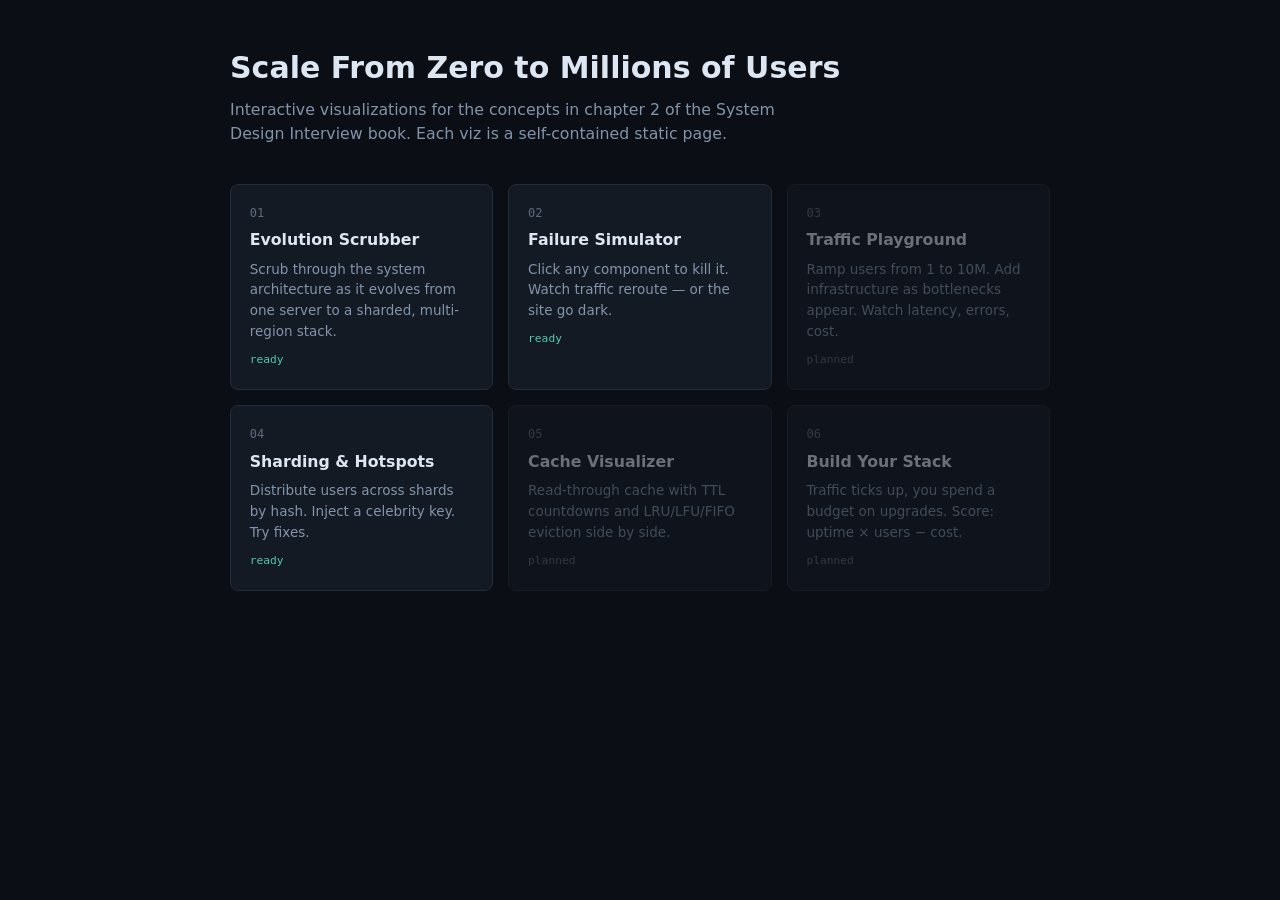
<file: index.html>
<!doctype html>
<html lang="en">
<head>
  <meta charset="utf-8">
  <meta name="viewport" content="width=device-width, initial-scale=1">
  <title>Scale to Millions — Interactive Visualizations</title>
  <link rel="stylesheet" href="./shared/styles.css">
  <link rel="stylesheet" href="./styles.css">
</head>
<body>
  <main class="landing">
    <header>
      <h1>Scale From Zero to Millions of Users</h1>
      <p class="lede">Interactive visualizations for the concepts in chapter 2 of the System Design Interview book. Each viz is a self-contained static page.</p>
    </header>

    <div class="viz-grid">
      <a class="viz-card" href="./01-evolution/">
        <div class="num">01</div>
        <h3>Evolution Scrubber</h3>
        <p>Scrub through the system architecture as it evolves from one server to a sharded, multi-region stack.</p>
        <span class="status ready">ready</span>
      </a>

      <a class="viz-card" href="./02-failure-sim/">
        <div class="num">02</div>
        <h3>Failure Simulator</h3>
        <p>Click any component to kill it. Watch traffic reroute — or the site go dark.</p>
        <span class="status ready">ready</span>
      </a>

      <a class="viz-card" href="#" aria-disabled="true">
        <div class="num">03</div>
        <h3>Traffic Playground</h3>
        <p>Ramp users from 1 to 10M. Add infrastructure as bottlenecks appear. Watch latency, errors, cost.</p>
        <span class="status">planned</span>
      </a>

      <a class="viz-card" href="./04-sharding/">
        <div class="num">04</div>
        <h3>Sharding &amp; Hotspots</h3>
        <p>Distribute users across shards by hash. Inject a celebrity key. Try fixes.</p>
        <span class="status ready">ready</span>
      </a>

      <a class="viz-card" href="#" aria-disabled="true">
        <div class="num">05</div>
        <h3>Cache Visualizer</h3>
        <p>Read-through cache with TTL countdowns and LRU/LFU/FIFO eviction side by side.</p>
        <span class="status">planned</span>
      </a>

      <a class="viz-card" href="#" aria-disabled="true">
        <div class="num">06</div>
        <h3>Build Your Stack</h3>
        <p>Traffic ticks up, you spend a budget on upgrades. Score: uptime &times; users &minus; cost.</p>
        <span class="status">planned</span>
      </a>
    </div>
  </main>
</body>
</html>
</file>
<file: shared/styles.css>
/* Shared base styles for all visualizations */

:root {
  --bg: #0b0f15;
  --bg-elev: #141a23;
  --bg-elev-2: #1c2330;
  --border: #232c3b;
  --border-strong: #2f3a4d;
  --text: #dde6f3;
  --text-muted: #8294ac;
  --text-dim: #5d6b7f;
  --accent: #5cc4ff;
  --accent-soft: rgba(92, 196, 255, 0.15);
  --success: #4ec9b0;
  --warning: #f5c97f;
  --danger: #ff5470;
  --danger-soft: rgba(255, 84, 112, 0.18);

  --radius-sm: 4px;
  --radius: 8px;
  --radius-lg: 12px;

  --mono: ui-monospace, "SF Mono", Menlo, Consolas, monospace;
  --sans: -apple-system, BlinkMacSystemFont, "Segoe UI", system-ui, sans-serif;
}

* { box-sizing: border-box; }

html, body {
  margin: 0;
  padding: 0;
  background: var(--bg);
  color: var(--text);
  font-family: var(--sans);
  font-size: 15px;
  line-height: 1.55;
  min-height: 100vh;
}

a {
  color: var(--accent);
  text-decoration: none;
}
a:hover { text-decoration: underline; }

h1, h2, h3, h4 { margin: 0; font-weight: 600; }
h1 { font-size: 1.6rem; }
h2 { font-size: 1.2rem; }
h3 { font-size: 0.85rem; text-transform: uppercase; letter-spacing: 0.08em; color: var(--text-muted); }

p { margin: 0; }

button {
  font-family: inherit;
  font-size: inherit;
  background: var(--bg-elev);
  color: var(--text);
  border: 1px solid var(--border);
  border-radius: var(--radius-sm);
  padding: 0.4rem 0.8rem;
  cursor: pointer;
  transition: background 0.15s ease, border-color 0.15s ease;
}
button:hover:not(:disabled) {
  background: var(--bg-elev-2);
  border-color: var(--border-strong);
}
button:disabled {
  opacity: 0.4;
  cursor: not-allowed;
}

input[type="range"] {
  accent-color: var(--accent);
}

.muted { color: var(--text-muted); }
.dim { color: var(--text-dim); }

/* Site header used on landing + sub-pages */
.site-header {
  padding: 1.5rem 2rem;
  border-bottom: 1px solid var(--border);
  display: flex;
  align-items: center;
  gap: 1.5rem;
}
.site-header .crumb {
  color: var(--text-muted);
  font-size: 0.9rem;
}

@media (max-width: 600px) {
  .site-header {
    padding: 0.75rem 1rem;
    gap: 0.75rem;
  }
  .site-header h1 { font-size: 1.1rem; }
  .site-header .subtitle { display: none; }
}
</file>
<file: styles.css>
/* Landing page — viz directory */

.landing {
  max-width: 880px;
  margin: 0 auto;
  padding: 3rem 2rem 5rem;
}
.landing header { margin-bottom: 2.5rem; }
.landing h1 { font-size: 2rem; margin-bottom: 0.4rem; }
.landing .lede {
  color: var(--text-muted);
  font-size: 1.05rem;
  max-width: 60ch;
}

.viz-grid {
  display: grid;
  grid-template-columns: repeat(auto-fit, minmax(260px, 1fr));
  gap: 1rem;
}

.viz-card {
  display: block;
  padding: 1.25rem;
  background: var(--bg-elev);
  border: 1px solid var(--border);
  border-radius: var(--radius);
  color: var(--text);
  transition: border-color 0.15s ease, transform 0.15s ease;
}
.viz-card:hover {
  border-color: var(--accent);
  text-decoration: none;
  transform: translateY(-2px);
}
.viz-card[aria-disabled="true"] {
  opacity: 0.45;
  pointer-events: none;
}

.viz-card .num {
  font-family: var(--mono);
  font-size: 0.8rem;
  color: var(--text-dim);
  margin-bottom: 0.4rem;
}
.viz-card h3 {
  color: var(--text);
  text-transform: none;
  letter-spacing: 0;
  font-size: 1.05rem;
  margin-bottom: 0.4rem;
}
.viz-card p {
  color: var(--text-muted);
  font-size: 0.9rem;
}

.viz-card .status {
  display: inline-block;
  margin-top: 0.6rem;
  font-family: var(--mono);
  font-size: 0.75rem;
  color: var(--text-dim);
}
.viz-card .status.ready { color: var(--success); }
</file>
